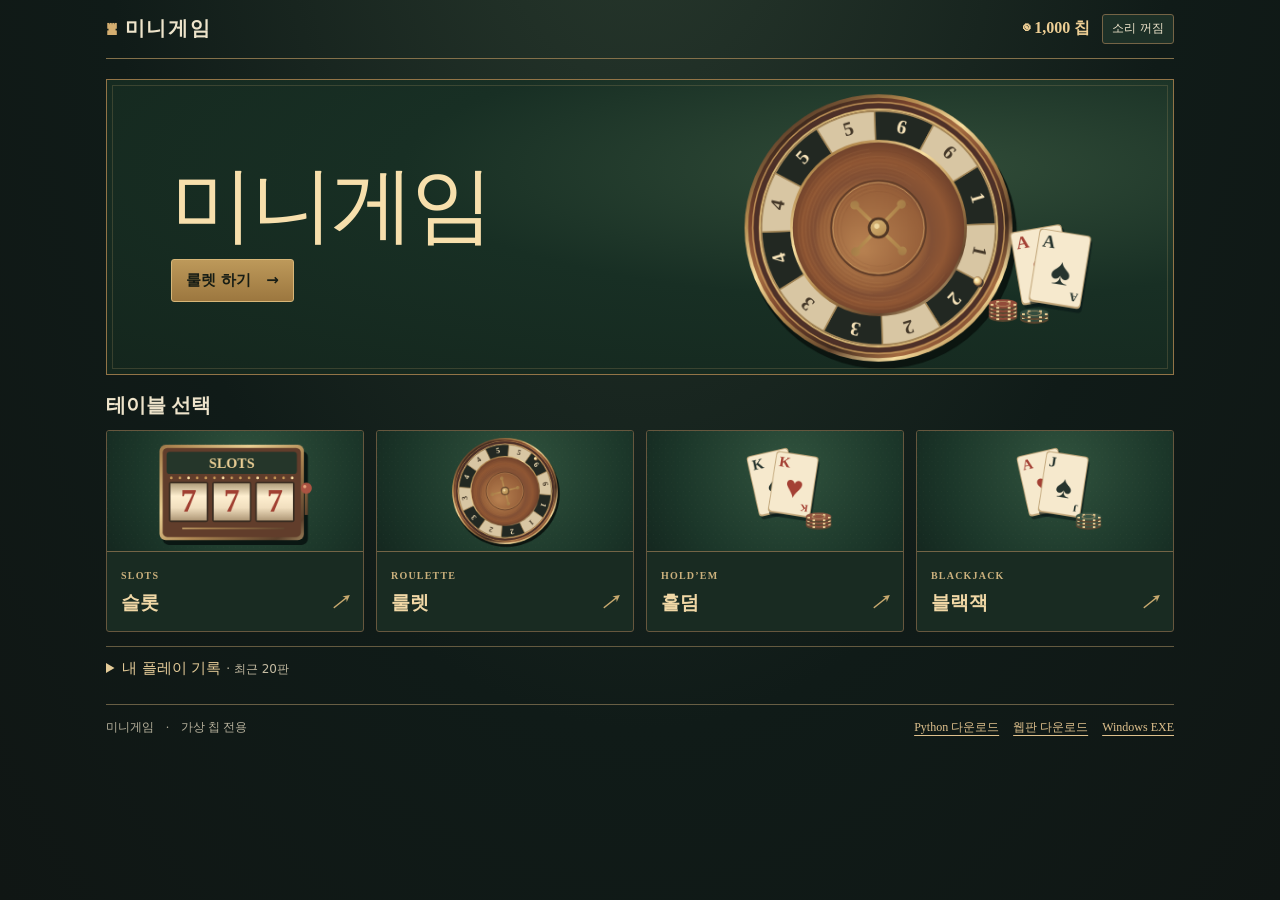
<file: neon-parlor/web/index.html>
<!doctype html>
<html lang="ko"><head><meta charset="utf-8"><meta name="viewport" content="width=device-width,initial-scale=1"><meta name="theme-color" content="#11251e"><title>미니게임</title><link rel="stylesheet" href="salon.css"></head>
<body><main class="wrap"><header><button class="brand" id="brand"><b>♜</b> 미니게임</button><div class="hud"><span id="wallet"></span><button id="sound"></button></div></header>
<section id="lobby"><div class="hero"><div><h1>미니게임</h1><button class="primary" id="featured">룰렛 하기　→</button></div><canvas id="heroArt" width="600" height="310" aria-label="마호가니 룰렛과 상아색 트럼프 카드"></canvas></div><div class="heading"><h2>테이블 선택</h2></div><div id="tiles" class="tiles"></div></section>
<section id="room" hidden><div class="heading"><button id="back">← 테이블 목록</button><span id="roomTag"></span></div><div class="showcase"><canvas id="table" width="640" height="350" aria-label="게임 테이블"></canvas><article><small id="edition"></small><h1 id="title"></h1><p id="intro"></p><p id="terms"></p></article></div>
<div id="message" role="status"></div><div class="desk"><div id="stakes" class="row"></div><div id="boardGrid"></div><div id="controls" class="row"></div><div id="tickets"></div><div id="cardsText" aria-live="polite"></div></div><details id="rulesBox"><summary>테이블 규칙과 지급표</summary><p id="rules"></p></details></section>
<details id="journal"><summary>내 플레이 기록 <span>· 최근 20판</span></summary><div id="entries"></div></details><footer><span>미니게임　·　가상 칩 전용</span><button id="refill" hidden>연습 칩 1,000 받기</button><nav><a href="https://github.com/chsh3462-byte/play/releases/download/neon-parlor-v2.1/MiniGames-Python.zip">Python 다운로드</a><a href="https://github.com/chsh3462-byte/play/releases/download/neon-parlor-v2.1/MiniGames-Web.zip">웹판 다운로드</a><a href="https://github.com/chsh3462-byte/play/releases/download/neon-parlor-v2.1/MiniGames.exe">Windows EXE</a></nav></footer></main>
<script src="art.js"></script><script src="game.js"></script><script src="salon.js"></script></body></html>
</file>
<file: neon-parlor/web/salon.css>
*{box-sizing:border-box}html{color-scheme:dark}body{margin:0;background:radial-gradient(ellipse at 50% -25%,#293a2e,#101b18 60%,#101614);color:#eee4cb;font:15px/1.65 "Malgun Gothic",system-ui,sans-serif;min-height:100vh}.wrap{max-width:1120px;margin:auto;padding:0 26px}button,a,summary{touch-action:manipulation}button{font:inherit;color:inherit;cursor:pointer;background:#1d3027;border:1px solid #756446;padding:8px 14px;border-radius:3px}button:hover:enabled,summary:hover,a:hover{color:#ffdfa0;border-color:#d2aa67}button:focus-visible,a:focus-visible,summary:focus-visible{outline:3px solid #ffcd72;outline-offset:3px}button:disabled{opacity:.52;cursor:default}[hidden]{display:none!important}a{color:#dfc18d;text-underline-offset:4px}header,.hud,.heading,.row,footer,nav{display:flex;align-items:center;gap:12px;flex-wrap:wrap}header,.heading,footer{justify-content:space-between}header{padding:14px 0;border-bottom:1px solid #83704a}.brand{border:0;background:transparent;font:700 20px Georgia,serif;letter-spacing:1.8px;padding:0}.brand b{color:#d4ae70}.hud{font-size:13px}.hud button{font-size:12px;padding:4px 9px}#wallet{font:bold 16px Georgia,serif;color:#edce94}.hero,.showcase{display:grid;grid-template-columns:1fr 1.15fr;align-items:center;border:1px solid #927447;background:radial-gradient(ellipse at 76% 30%,#314c38,#182f24 45%,#14261d);position:relative;isolation:isolate;overflow:hidden}.hero:after,.showcase:after{content:"";position:absolute;inset:5px;border:1px solid #a7916140;pointer-events:none}.hero{margin-top:20px}.hero>div{padding:32px 0 32px clamp(24px,5vw,75px)}small,.heading>span,.tile small{font:600 10px/1.5 Georgia,serif;color:#cbb17d;letter-spacing:2.5px}.hero h1,.showcase h1{font:normal clamp(45px,6.5vw,84px)/1.05 Georgia,"Batang",serif;letter-spacing:-3px;color:#f7dfac;margin:10px 0}.hero h1 i{font-weight:normal;color:#dabb86}.hero p{font:18px Georgia,"Batang",serif;color:#eee2c4;margin:10px 0 22px}canvas{width:100%;display:block}.primary{background:linear-gradient(#bd995a,#9c773f);color:#171d15;font-weight:bold;border-color:#d7b678}.primary:hover:enabled{color:#111;background:#e7c788}.heading{margin:17px 0 11px}.heading h2{font:600 20px Georgia,"Batang",serif;margin:0}.heading>span{letter-spacing:1.6px}.tiles{display:grid;grid-template-columns:repeat(4,1fr);gap:12px}.tile{padding:0;text-align:left;background:#192b22;border:1px solid #66573e;overflow:hidden}.tile div{border-top:1px solid #736446;padding:10px 14px 13px}.tile strong{display:block;font-family:Georgia,"Batang",serif;font-size:19px;color:#f1d8a6}.tile em{float:right;color:#c8a96f}.tile small{letter-spacing:1.2px}.showcase{grid-template-columns:1.16fr 1fr}.showcase article{padding:18px 32px 18px 7px}.showcase h1{font-size:clamp(27px,4vw,43px);letter-spacing:-1.5px;margin:10px 0 13px}.showcase p{font-size:14px;line-height:1.85;margin:7px 0;color:#d9d6c2}.showcase #terms{color:#e6ce9f}#message{padding:13px 10px;text-align:center;color:#ffda94;font-weight:bold;background:#18211f;border:1px solid #685939;border-top:0}.desk{border:6px solid #604535;outline:1px solid #ac8c52;outline-offset:-4px;background:radial-gradient(ellipse at 50% 20%,#285542,#163c2f);padding:13px 18px}.row{gap:8px;margin:5px 0}.chosen{background:#75532e;border-color:#f0c978}.stake{color:#e6d4b3;font-size:13px;margin-right:4px}#boardGrid:not(:empty){display:grid;grid-template-columns:repeat(6,minmax(0,1fr));gap:3px;margin:12px 0}.pocket{font:700 19px Georgia,"Batang",serif;text-align:center;border:1px solid #a88e61;padding:8px 1px;border-radius:0;line-height:1.2}.pocket.black{background:#232825;color:#efdec0}.pocket.white{background:#e2d0aa;color:#302b20}.pocket span{display:block;font:11px/1.4 system-ui}.pocket.placed{box-shadow:inset 0 0 0 2px #d89c4e}.pocket.winner{outline:2px solid #ffe59b;outline-offset:-3px}#tickets,#cardsText{font-size:13px;color:#edd8ad;margin-top:6px}#tickets:empty,#cardsText:empty{display:none}details{margin:14px 0;border-top:1px solid #645a40;padding:9px 0}summary{cursor:pointer;color:#e4cb98}summary span{font-size:12px;color:#c5bca3}details p,#entries{font-size:14px}.entry{display:flex;justify-content:space-between;gap:10px;padding:7px 0;border-bottom:1px solid #6c614236;font-size:13px}.entry b{color:#e0bf85}footer{border-top:1px solid #685e44;padding:13px 0 20px;font:12px/1.6 Georgia,"Malgun Gothic",serif;color:#b9b39e}nav{gap:14px}@media(max-width:720px){.wrap{padding:0 12px}.tiles{grid-template-columns:1fr 1fr}.hero h1{font-size:43px}.hero>div{padding:20px 0 20px 14px}.hero p{font-size:14px}.showcase{grid-template-columns:1fr 1fr}.showcase article{padding:12px}.showcase p{font-size:12px}.desk{padding:10px}.tile div{padding:8px}.brand{font-size:16px}.hud{gap:5px}}
@media(max-width:520px){.hero{grid-template-columns:1fr .95fr}.hero canvas{transform:scale(1.22);transform-origin:left center}.hero h1{font-size:34px}.hero small{letter-spacing:1px}.hero p{margin:8px 0 12px}.hero button{font-size:12px;padding:6px}.showcase{grid-template-columns:1fr}.showcase canvas{width:100%;max-height:205px;object-fit:contain}.showcase article{padding:0 16px 12px}.showcase h1{margin:2px 0;font-size:26px}.showcase p{margin:3px 0}.heading>span{font-size:9px}.row button{padding:7px 10px}.entry{flex-wrap:wrap}.tile strong{font-size:17px}}
</file>
